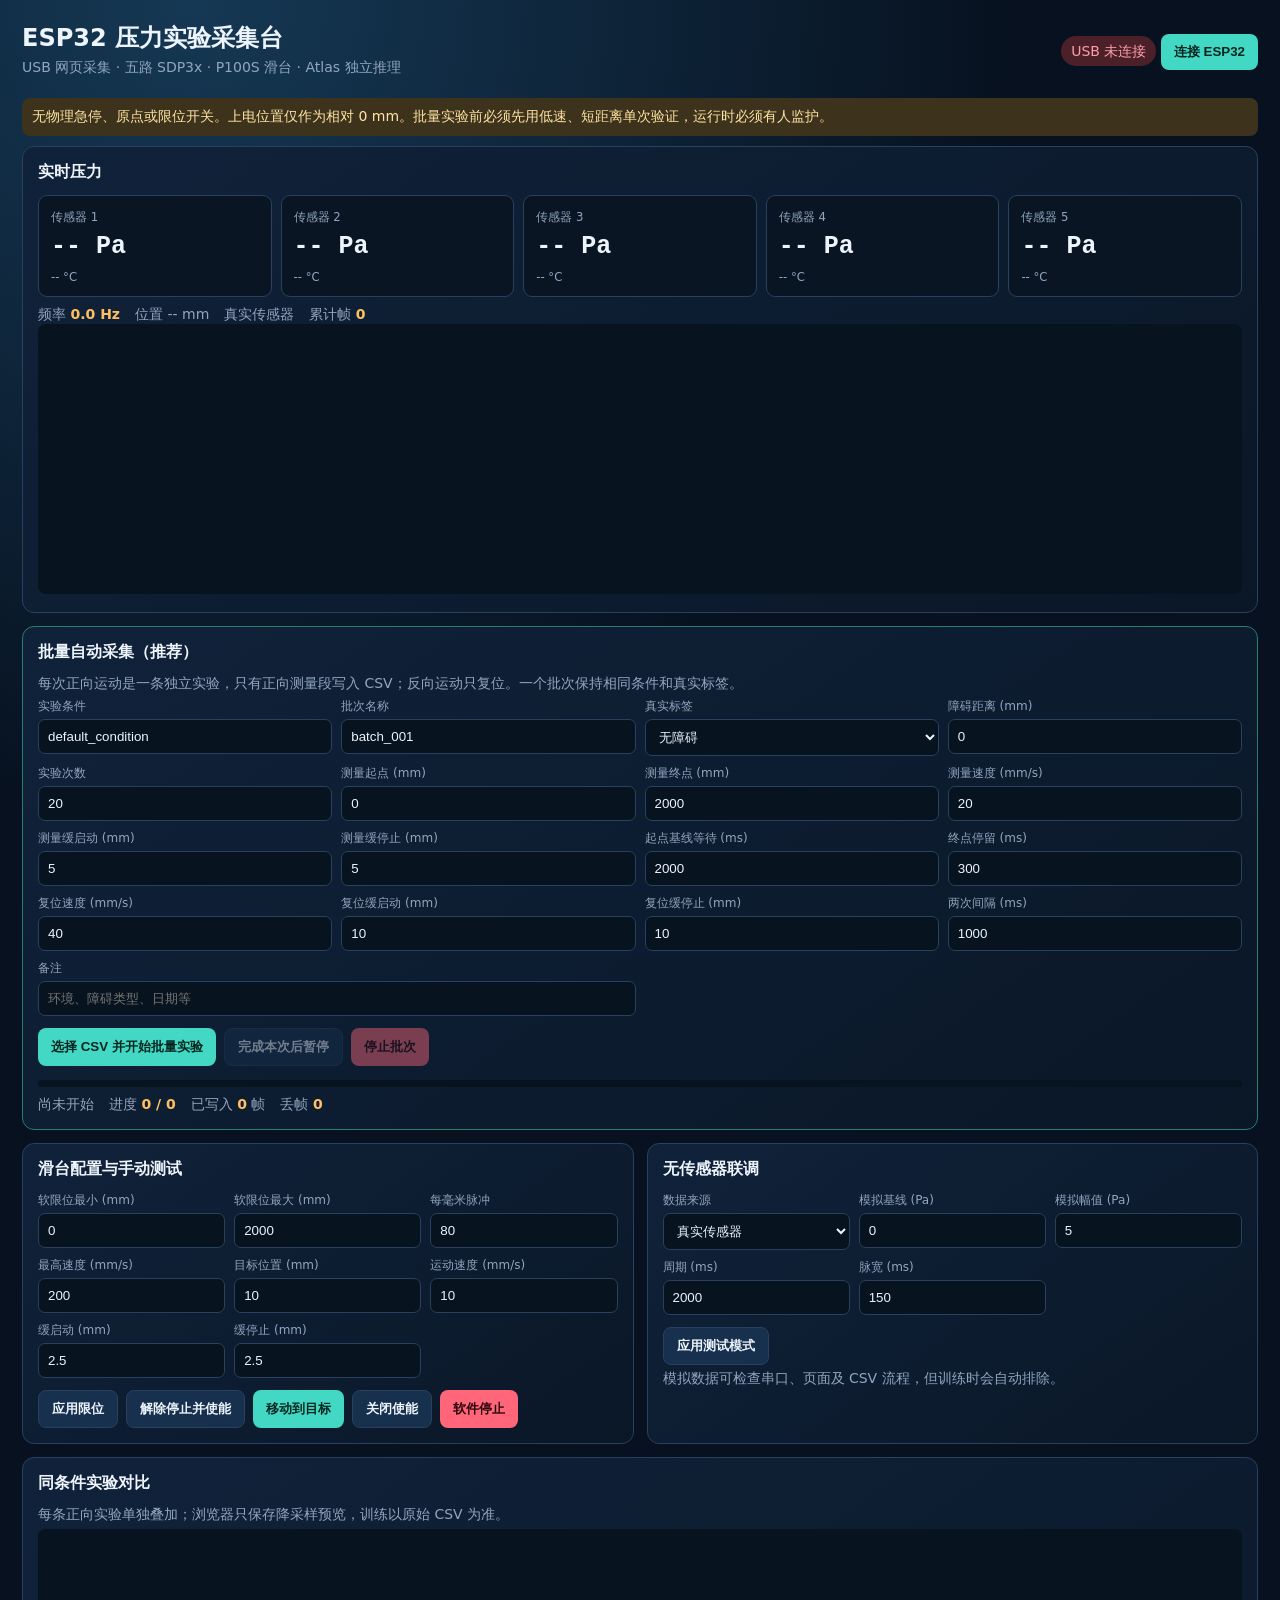
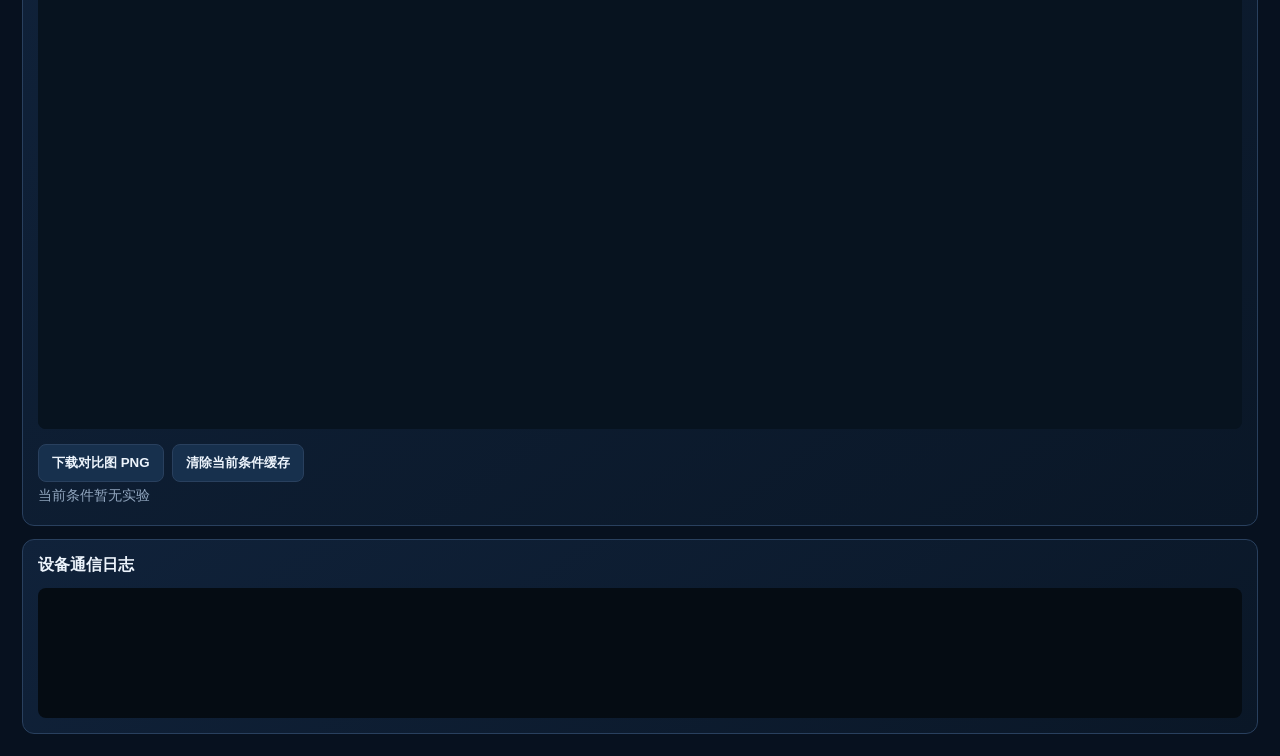
<file: web/index.html>
<!doctype html>
<html lang="zh-CN">
<head>
  <meta charset="utf-8">
  <meta name="viewport" content="width=device-width,initial-scale=1">
  <title>ESP32 压力实验采集台</title>
  <link rel="stylesheet" href="style.css">
</head>
<body>
<main class="wrap">
  <header class="top">
    <div><h1>ESP32 压力实验采集台</h1><p>USB 网页采集 · 五路 SDP3x · P100S 滑台 · Atlas 独立推理</p></div>
    <div><span id="serialState" class="pill bad">USB 未连接</span> <button id="connect" class="primary">连接 ESP32</button></div>
  </header>
  <div class="warning">无物理急停、原点或限位开关。上电位置仅作为相对 0 mm。批量实验前必须先用低速、短距离单次验证，运行时必须有人监护。</div>

  <div class="grid">
    <section class="panel wide">
      <h2>实时压力</h2><div id="sensors" class="sensors"></div>
      <div class="statusline"><span>频率 <b id="rate">0.0 Hz</b></span><span id="motion">位置 -- mm</span><span id="testMode">真实传感器</span><span>累计帧 <b id="totalFrames">0</b></span></div>
      <canvas id="liveChart" width="1200" height="270"></canvas>
    </section>

    <section class="panel wide accent">
      <h2>批量自动采集（推荐）</h2>
      <p class="hint">每次正向运动是一条独立实验，只有正向测量段写入 CSV；反向运动只复位。一个批次保持相同条件和真实标签。</p>
      <div class="fields four">
        <label>实验条件<input id="condition" value="default_condition"></label>
        <label>批次名称<input id="batchName" value="batch_001"></label>
        <label>真实标签<select id="label"><option value="0">无障碍</option><option value="1">有障碍</option></select></label>
        <label>障碍距离 (mm)<input id="distance" type="number" step="0.1" value="0"></label>
        <label>实验次数<input id="batchCount" type="number" min="1" max="500" value="20"></label>
        <label>测量起点 (mm)<input id="scanStart" type="number" value="0"></label>
        <label>测量终点 (mm)<input id="scanEnd" type="number" value="2000"></label>
        <label>测量速度 (mm/s)<input id="scanSpeed" type="number" min="0.1" value="20"></label>
        <label>测量缓启动 (mm)<input id="scanAccel" type="number" value="5" min="0" step="0.001"></label>
        <label>测量缓停止 (mm)<input id="scanDecel" type="number" value="5" min="0" step="0.001"></label>
        <label>起点基线等待 (ms)<input id="baselineWait" type="number" min="0" value="2000"></label>
        <label>终点停留 (ms)<input id="endDwell" type="number" min="0" value="300"></label>
        <label>复位速度 (mm/s)<input id="returnSpeed" type="number" min="0.1" value="40"></label>
        <label>复位缓启动 (mm)<input id="returnAccel" type="number" value="10" min="0" step="0.001"></label>
        <label>复位缓停止 (mm)<input id="returnDecel" type="number" value="10" min="0" step="0.001"></label>
        <label>两次间隔 (ms)<input id="betweenWait" type="number" min="0" value="1000"></label>
        <label class="span2">备注<input id="note" placeholder="环境、障碍类型、日期等"></label>
      </div>
      <div class="buttons"><button id="startBatch" class="primary">选择 CSV 并开始批量实验</button><button id="pauseBatch" disabled>完成本次后暂停</button><button id="stopBatch" class="danger" disabled>停止批次</button></div>
      <div class="progress"><div id="progressBar"></div></div>
      <div class="statusline"><span id="batchState">尚未开始</span><span>进度 <b id="batchProgress">0 / 0</b></span><span>已写入 <b id="writtenRows">0</b> 帧</span><span>丢帧 <b id="droppedRows">0</b></span></div>
    </section>

    <section class="panel">
      <h2>滑台配置与手动测试</h2>
      <div class="fields">
        <label>软限位最小 (mm)<input id="softMin" type="number" value="0"></label><label>软限位最大 (mm)<input id="softMax" type="number" value="2000"></label><label>每毫米脉冲<input id="pulsesPerMm" type="number" value="80" step="0.01"></label>
        <label>最高速度 (mm/s)<input id="maxSpeed" type="number" value="200"></label><label>目标位置 (mm)<input id="target" type="number" value="10"></label><label>运动速度 (mm/s)<input id="moveSpeed" type="number" value="10"></label>
        <label>缓启动 (mm)<input id="manualAccel" type="number" value="2.5" min="0" step="0.001"></label><label>缓停止 (mm)<input id="manualDecel" type="number" value="2.5" min="0" step="0.001"></label>
      </div>
      <div class="buttons"><button id="applyMotion">应用限位</button><button id="enable">解除停止并使能</button><button id="move" class="primary">移动到目标</button><button id="disable">关闭使能</button><button id="stop" class="danger">软件停止</button></div>
    </section>

    <section class="panel">
      <h2>无传感器联调</h2>
      <div class="fields"><label>数据来源<select id="testEnabled"><option value="0">真实传感器</option><option value="1">ESP32 模拟数据</option></select></label><label>模拟基线 (Pa)<input id="testBaseline" type="number" value="0" step="0.1"></label><label>模拟幅值 (Pa)<input id="testAmplitude" type="number" value="5" step="0.1"></label><label>周期 (ms)<input id="testPeriod" type="number" value="2000"></label><label>脉宽 (ms)<input id="testWidth" type="number" value="150"></label></div>
      <div class="buttons"><button id="applyTest">应用测试模式</button></div>
      <p class="hint">模拟数据可检查串口、页面及 CSV 流程，但训练时会自动排除。</p>
    </section>

    <section class="panel wide"><h2>同条件实验对比</h2><p class="hint">每条正向实验单独叠加；浏览器只保存降采样预览，训练以原始 CSV 为准。</p><canvas id="comparisonChart" width="1200" height="500"></canvas><div class="buttons"><button id="downloadPng">下载对比图 PNG</button><button id="clearCondition">清除当前条件缓存</button></div><p id="comparisonState" class="hint">暂无实验</p></section>
    <section class="panel wide"><h2>设备通信日志</h2><div id="log" class="log"></div></section>
  </div>
</main>
<script src="app.js"></script>
</body>
</html>
</file>
<file: web/style.css>
:root{--bg:#07111f;--panel:#0e1b2d;--line:#29405e;--cyan:#43d8c4;--amber:#ffbf61;--red:#ff6679;--text:#edf4fc;--muted:#91a6bf}*{box-sizing:border-box}body{margin:0;background:radial-gradient(circle at 15% 0,#153854 0,transparent 32%),var(--bg);color:var(--text);font:14px system-ui,"Microsoft YaHei",sans-serif}.wrap{max-width:1380px;margin:auto;padding:22px}.top{display:flex;justify-content:space-between;align-items:center;gap:14px;margin-bottom:16px}.top h1{font-size:24px;margin:0}.top p,.hint{color:var(--muted);margin:5px 0}.pill{padding:7px 10px;border-radius:999px;background:#29384b}.pill.ok{background:#123e39;color:#7df3d9}.pill.bad{background:#4b2029;color:#ff9daa}.grid{display:grid;grid-template-columns:repeat(12,1fr);gap:13px}.panel{grid-column:span 6;background:linear-gradient(145deg,#10223a,#0a1727);border:1px solid var(--line);border-radius:12px;padding:15px}.panel.accent{border-color:#277d73}.wide{grid-column:span 12}.sensors{display:grid;grid-template-columns:repeat(5,1fr);gap:9px}.sensor{background:#091522;border:1px solid var(--line);padding:12px;border-radius:9px}.sensor.bad{border-color:var(--red)}.sensor b{font:700 25px ui-monospace,Consolas,monospace;display:block;margin:7px 0}.sensor small,label{color:var(--muted)}h2{font-size:16px;margin:0 0 12px}.fields{display:grid;grid-template-columns:repeat(3,minmax(0,1fr));gap:9px}.fields.four{grid-template-columns:repeat(4,minmax(0,1fr))}.span2{grid-column:span 2}label{font-size:12px}input,select{width:100%;margin-top:4px;padding:9px;border-radius:7px;border:1px solid var(--line);background:#07131f;color:var(--text)}.buttons{display:flex;gap:8px;flex-wrap:wrap;margin-top:12px}button{border:1px solid var(--line);border-radius:8px;padding:9px 13px;background:#17304d;color:var(--text);font-weight:700;cursor:pointer}button.primary{background:var(--cyan);color:#05251f;border:0}button.danger{background:var(--red);color:#2a050b;border:0}button:disabled{opacity:.45;cursor:not-allowed}canvas{width:100%;height:270px;background:#07131f;border-radius:8px}#comparisonChart{height:500px}.statusline{display:flex;gap:15px;flex-wrap:wrap;color:var(--muted);margin-top:9px}.statusline b,#rate{color:var(--amber)}.warning{background:#3d321b;color:#ffe4a3;border-radius:8px;padding:10px;margin-bottom:10px}.log{height:130px;overflow:auto;background:#050c13;border-radius:8px;padding:9px;white-space:pre-wrap;font:12px ui-monospace,Consolas,monospace;color:#9bd7cd}.progress{height:7px;background:#07131f;border-radius:8px;margin-top:14px;overflow:hidden}.progress div{height:100%;width:0;background:var(--cyan);transition:width .2s}@media(max-width:950px){.panel,.wide{grid-column:span 12}.sensors{grid-template-columns:repeat(2,1fr)}.fields,.fields.four{grid-template-columns:repeat(2,1fr)}}@media(max-width:540px){.wrap{padding:12px}.top{align-items:flex-start;flex-direction:column}.fields,.fields.four,.sensors{grid-template-columns:1fr}.span2{grid-column:span 1}}
</file>
